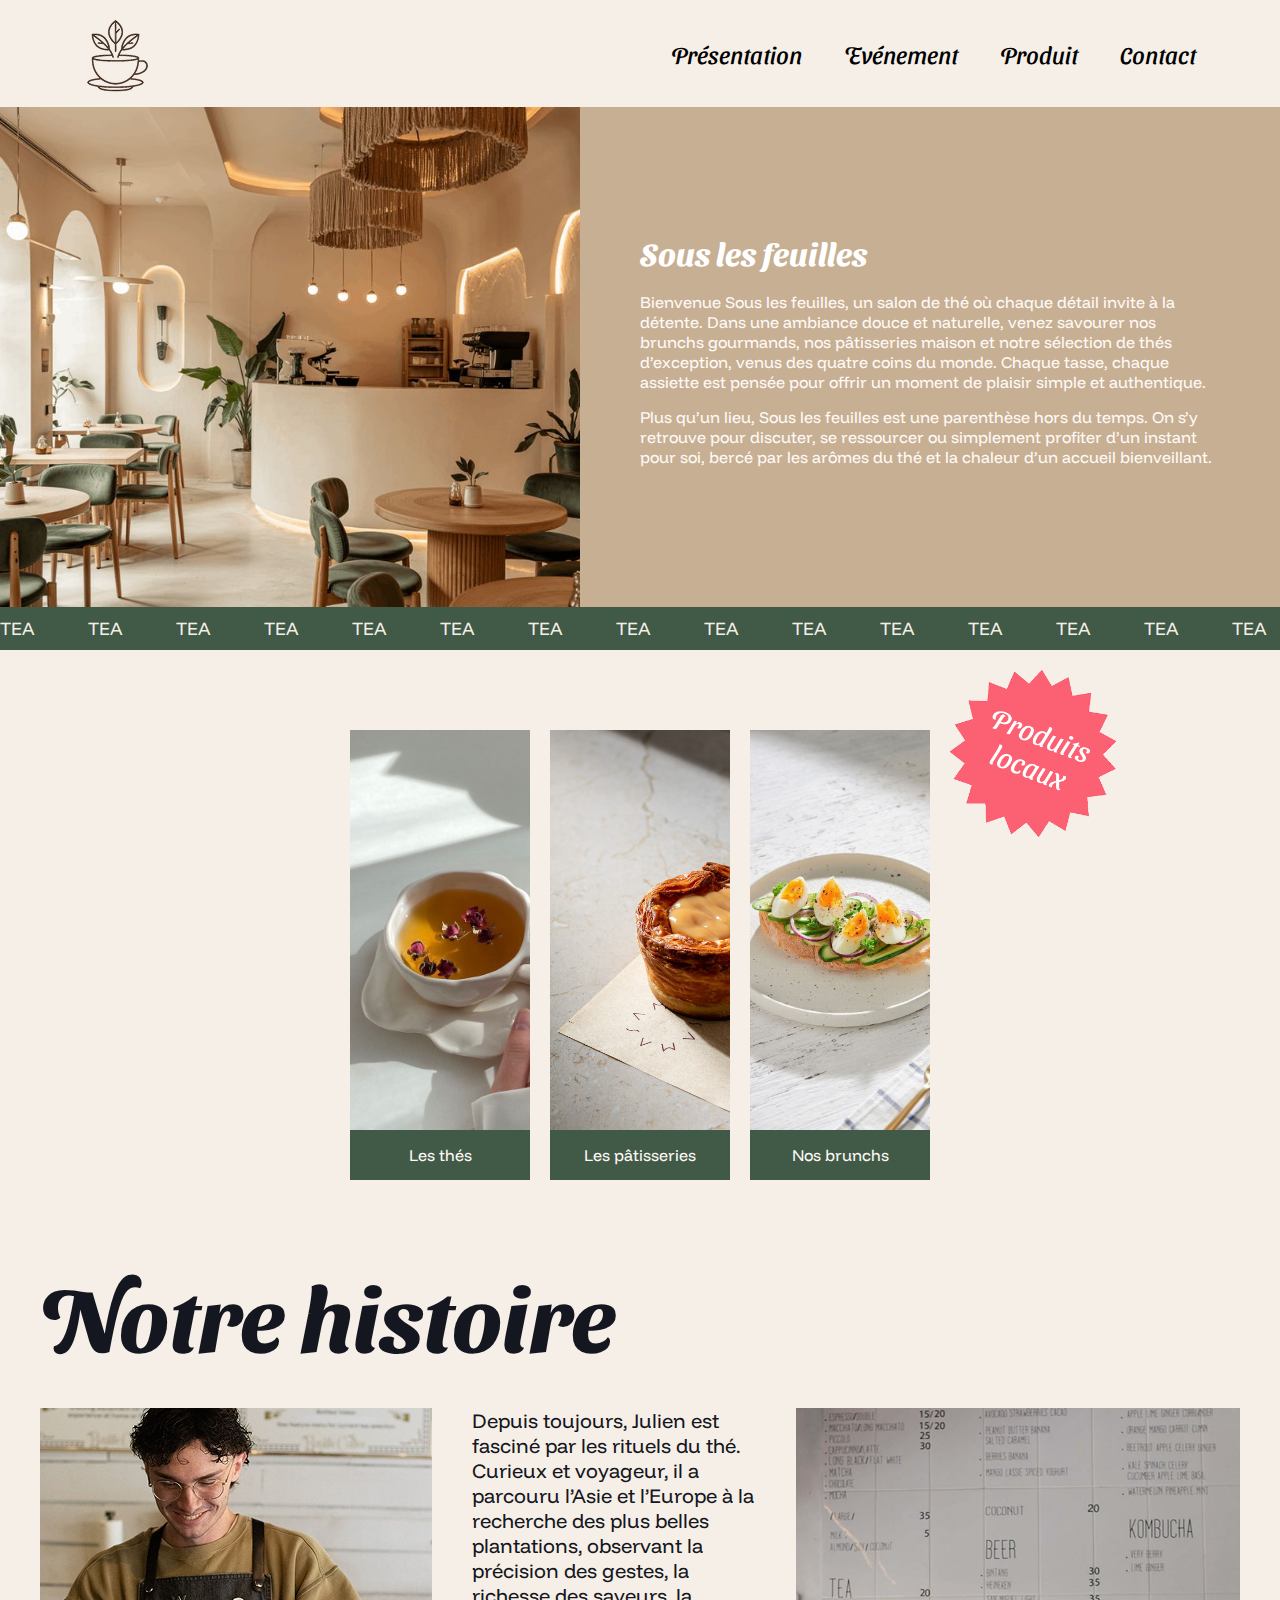
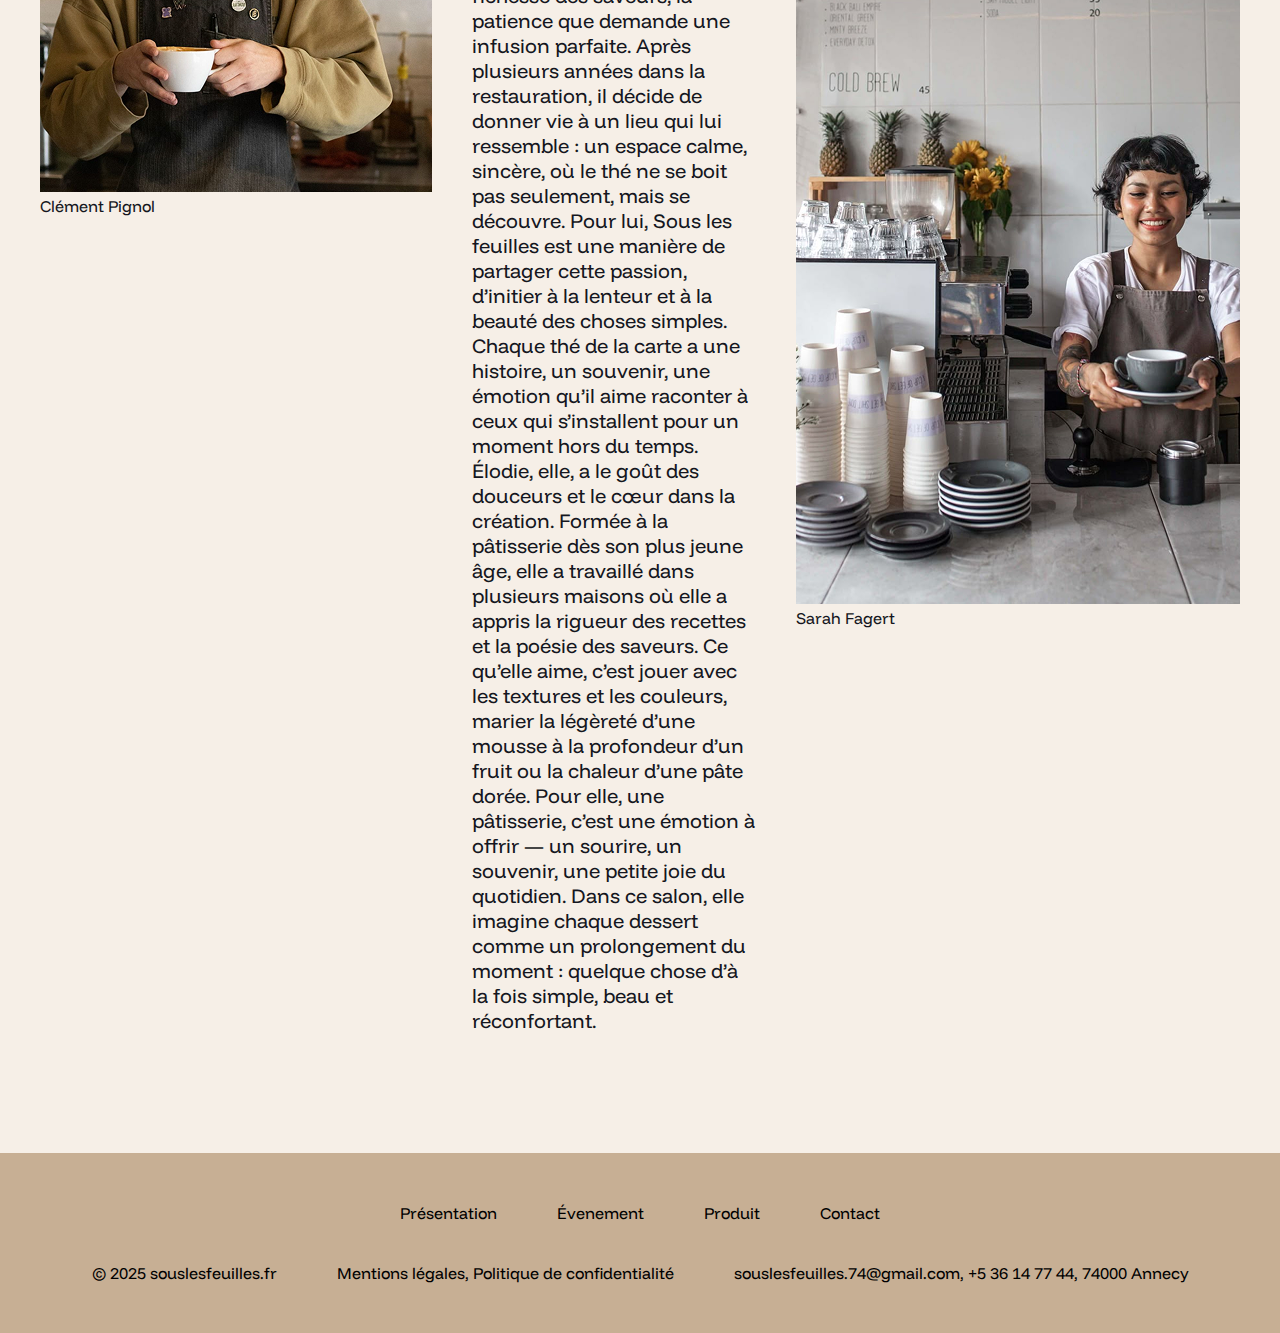
<file: accueil.html>
<!DOCTYPE html>
<html lang="fr">
<head>
  <meta charset="UTF-8">
  <meta name="viewport" content="width=device-width, initial-scale=1.0">
  <title>Sous les feuilles</title>

  <link href="https://fonts.googleapis.com/css2?family=Sansita+Swashed:wght@600&family=Funnel+Display&display=swap" rel="stylesheet">
  <link href="https://fonts.googleapis.com/css2?family=Sansita+Swashed:wght@600&family=Funnel+Display&display=swap" rel="stylesheet">

  <link rel="stylesheet" href="accueil.css">
</head>

<body>

  <header>
    <img src="processed_image (5) 2.png" alt="logo" class="logo">
    <ul class="liste-header">
      <li><a href="">Présentation</a></li>
      <li><a href="">Evénement</a></li>
      <li><a href="">Produit</a></li>
      <li><a href="">Contact</a></li>
    </ul>
  </header>

  <section class="presentation">
    <img src="d8e53de1fbe738031a2e4fbb54998a05.jpg" alt="Salon de thé">
    <div class="presentation-text">
      <h2>Sous les feuilles</h2>
      <p>Bienvenue Sous les feuilles, un salon de thé où chaque détail invite à la détente. Dans une ambiance douce et naturelle, venez savourer nos brunchs gourmands, nos pâtisseries maison et notre sélection de thés d’exception, venus des quatre coins du monde. Chaque tasse, chaque assiette est pensée pour offrir un moment de plaisir simple et authentique.</p>
      <p>Plus qu’un lieu, Sous les feuilles est une parenthèse hors du temps. On s’y retrouve pour discuter, se ressourcer ou simplement profiter d’un instant pour soi, bercé par les arômes du thé et la chaleur d’un accueil bienveillant.</p>
    </div>
  </section>

  <section class="banderole">
    <section class="texte-defilant">
      <span>TEA </span>
      <span>TEA </span>
      <span>TEA </span>
      <span>TEA </span>
      <span>TEA </span>
      <span>TEA </span>
      <span>TEA </span>
      <span>TEA </span>
      <span>TEA </span>
      <span>TEA </span>
      <span>TEA </span>
      <span>TEA </span>
      <span>TEA </span>
      <span>TEA </span>
      <span>TEA </span>
      <span>TEA </span>
      <span>TEA </span>
      <span>TEA </span>
      <span>TEA </span>
      <span>TEA </span>
      <span>TEA </span>
      <span>TEA </span>
      <span>TEA </span>
      <span>TEA </span>
      <span>TEA </span>
      <span>TEA </span>
      <span>TEA </span>
      <span>TEA </span>
      <span>TEA </span>
      <span>TEA </span>
      <span>TEA </span>
      <span>TEA </span>
    </section>
  </section>

  <section>
    <img class="absolue" src="Group 1.png" alt="">
  </section>

  <section class="produits">
    <div class="produit">
      <img src="TEA.jpg" alt="Thé">
      <div class="texte">
        <p>Les thés</p>
      </div>
    </div>

    <div class="produit">
      <img src="Patisserie.jpg" alt="Pâtisserie">
      <div class="texte">
        <p>Les pâtisseries</p>
      </div>
    </div>

    <div class="produit">
      <img src="Breakfast.jpg" alt="Assiette brunch">
      <div class="texte">
        <p>Nos brunchs</p>
      </div>
    </div>
  </section>

  <section class="histoire">
    <h2>Notre histoire</h2>
  </section>

  <section class="g1">
    <section class="p1">
      <div>
        <img src="créateur.png" alt="créateur du café">
        <p>Clément Pignol </p>
      </div>
    </section>

    <section class="p2">
      <p>
        Depuis toujours, Julien est fasciné par les rituels du thé. Curieux et voyageur, il a parcouru l’Asie et l’Europe à la recherche des plus belles plantations, observant la précision des gestes, la richesse des saveurs, la patience que demande une infusion parfaite. Après plusieurs années dans la restauration, il décide de donner vie à un lieu qui lui ressemble : un espace calme, sincère, où le thé ne se boit pas seulement, mais se découvre. Pour lui, Sous les feuilles est une manière de partager cette passion, d’initier à la lenteur et à la beauté des choses simples. Chaque thé de la carte a une histoire, un souvenir, une émotion qu’il aime raconter à ceux qui s’installent pour un moment hors du temps.
      </p>
      <p>
        Élodie, elle, a le goût des douceurs et le cœur dans la création. Formée à la pâtisserie dès son plus jeune âge, elle a travaillé dans plusieurs maisons où elle a appris la rigueur des recettes et la poésie des saveurs. Ce qu’elle aime, c’est jouer avec les textures et les couleurs, marier la légèreté d’une mousse à la profondeur d’un fruit ou la chaleur d’une pâte dorée. Pour elle, une pâtisserie, c’est une émotion à offrir — un sourire, un souvenir, une petite joie du quotidien. Dans ce salon, elle imagine chaque dessert comme un prolongement du moment : quelque chose d’à la fois simple, beau et réconfortant.
      </p>
    </section>

    <section class="p3">
      <img src="créatrice.png" alt="créatrice du café">
      Sarah Fagert
    </section>
  </section>
  <footer>
          <section class="navfooter">
              <ul>
                  <li>
                       <a href="">Présentation</a>
                   </li>
                   <li>
                       <a href="">Évenement</a>
                   </li>
                   <li>
                       <a href="">Produit</a>
                   </li>
                   <li>
                       <a href="">Contact</a>
                   </li>
               </ul>
            </section>
            <section class="navfooter">
                <ul>
                    <li>
                        <a href="">© 2025 souslesfeuilles.fr</a>
                    </li>
                    <li>
                        <a href="">Mentions légales, Politique de confidentialité</a>
                    </li>
                    <li>
                        <a href="">souslesfeuilles.74@gmail.com, +5 36 14 77 44, 74000 Annecy</a>
                    </li>
       
                </ul>
            </section>
    </footer>
</body>
</html>
</file>
<file: accueil.css>
body {
  margin: 0;
  font-family: "Funnel Display", sans-serif;
  background-color: #F6EFE7;
  color: #141620;
}

* {
  margin: 0;
  padding: 0;
}

header {
  display: flex;
  align-items: center;
  justify-content: space-between;
  background-color: #F6EFE7;
}
header img {
  height: 40px;
}

.logo {
  width: 107px;
  height: 107px;
  margin-left: 62px;
}

a {
  text-decoration: none;
  color: black;
}

.liste-header {
  list-style: none;
  display: flex;
  justify-content: flex-end;
  gap: 42px;
  margin-right: 84px;
  font-family: "Sansita Swashed", system-ui;
  font-size: 24px;
}

a:hover {
  text-decoration: underline;
}

nav a {
  text-decoration: none;
  color: #141620;
  font-weight: bold;
  margin-left: 25px;
  font-size: 16px;
  transition: color 0.3s ease;
}

.presentation {
  display: flex;
  align-items: stretch;
  height: 500px;
}
.presentation img {
  width: 50%;
  -o-object-fit: cover;
     object-fit: cover;
}
.presentation .presentation-text {
  width: 50%;
  background-color: #C7AF94;
  padding: 60px;
  display: flex;
  flex-direction: column;
  justify-content: center;
}
.presentation .presentation-text h2 {
  font-family: "Sansita Swashed", cursive;
  font-size: 32px;
  color: white;
  margin-bottom: 20px;
}
.presentation .presentation-text p {
  font-family: "Funnel Display";
  margin-bottom: 15px;
  color: #fffaf5;
}

.produits {
  display: flex;
  justify-content: center;
  gap: 20px;
  margin-top: 80px;
}
.produits .produit {
  width: 180px;
  display: flex;
  flex-direction: column;
  border-radius: 0;
}
.produits .produit img {
  -o-object-fit: cover;
     object-fit: cover;
  width: 100%;
  height: 400px;
  -o-object-position: center left;
     object-position: center left;
}
.produits .produit .texte {
  width: 100%;
  padding: 15px;
  background-color: #415947;
  color: #fffaf5;
  text-align: center;
  box-sizing: border-box;
}

.histoire h2 {
  font-family: "Sansita Swashed", system-ui;
  font-size: 90px;
  margin-top: 80px;
  padding-left: 40px;
}

.g1 {
  display: flex;
  padding: 40px;
  gap: 40px;
}
.g1 .p1 {
  display: flex;
  flex-direction: column;
  justify-content: space-between;
  margin-bottom: 20px;
}
.g1 .p2 {
  display: flex;
  flex-direction: column;
  justify-content: space-between;
  margin-bottom: 20px;
  font-size: 20px;
}

.classp1 {
  font-size: 20px;
}

.absolue {
  position: absolute;
  margin-left: 950px;
  width: 13%;
  margin-top: 20px;
}

.banderole {
  width: 100%;
  overflow: hidden;
  background-color: #415947;
  padding: 10px 0;
  position: relative;
  white-space: nowrap;
  color: #F6EFE7;
}

.texte-defilant {
  display: inline-block;
  animation: defilement-infini 20s linear infinite;
}

.texte-defilant span {
  display: inline-block;
  padding-right: 50px;
  font-size: 18px;
}

@keyframes defilement-infini {
  from {
    transform: translateX(0);
  }
  to {
    transform: translateX(-50%);
  }
}
.banderole:hover .texte-defilant {
  animation-play-state: paused;
}

footer {
  display: flex;
  flex-direction: column;
  align-items: center;
  background-color: #c7af94;
  padding-bottom: 30px;
  padding-top: 30px;
  margin-top: 60px;
}

.logofooter {
  margin: 20px;
}

.navfooter ul {
  display: flex;
  flex-direction: row;
  gap: 60px;
  margin: 20px;
}

.navfooter li {
  list-style-type: none;
}

.navfooter a {
  text-decoration: none;
}

@media screen and (max-width: 768px) {
  body {
    font-size: 16px;
  }
  header {
    flex-direction: column;
    align-items: center;
    padding: 10px 0;
  }
  header .logo {
    margin: 0 auto 10px auto;
    width: 80px;
    height: 80px;
  }
  header .liste-header {
    flex-wrap: wrap;
    justify-content: center;
    gap: 20px;
    margin: 0;
    font-size: 18px;
  }
  .presentation {
    display: block;
    width: 100%;
    height: auto;
  }
  .presentation img {
    width: 100%;
    height: auto;
    -o-object-fit: cover;
       object-fit: cover;
  }
  .presentation .presentation-text {
    width: 100%;
    padding: 30px;
    box-sizing: border-box;
    text-align: justify;
    display: block;
  }
  .presentation .presentation-text h2 {
    font-size: 28px;
    text-align: center;
  }
  .presentation .presentation-text p {
    font-size: 16px;
    margin-bottom: 15px;
    text-align: justify;
  }
  .produits {
    flex-direction: column;
    align-items: center;
    gap: 30px;
    margin-top: 60px;
  }
  .produits .produit {
    width: 80%;
    max-width: 350px;
    display: flex;
    flex-direction: column;
  }
  .produits .produit img {
    height: 300px;
    -o-object-fit: cover;
       object-fit: cover;
    width: 100%;
    -o-object-position: center;
       object-position: center;
  }
  .produits .produit .texte {
    font-size: 18px;
    padding: 12px;
    text-align: center;
    width: 100%;
  }
  .histoire h2 {
    font-size: 60px;
    text-align: center;
    padding-left: 0;
  }
  .g1 {
    flex-direction: column;
    align-items: center;
    padding: 20px;
  }
  .g1 .p1,
  .g1 .p2,
  .g1 .p3 {
    width: 100%;
    text-align: center;
    margin-bottom: 30px;
    display: flex;
    flex-direction: column;
    align-items: center;
  }
  .g1 .p1 div p {
    text-align: center;
    margin-top: 10px;
  }
  .g1 .p2 {
    font-size: 18px;
    line-height: 1.5;
  }
  .g1 img {
    width: 70%;
    height: auto;
    margin: 0 auto 15px auto;
  }
  .g1 p {
    text-align: justify;
    width: 90%;
  }
  .banderole {
    padding: 6px 0;
  }
  .banderole .texte-defilant span {
    font-size: 14px;
    padding-right: 30px;
  }
  .absolue {
    display: none;
  }
  footer {
    display: flex;
    flex-direction: column;
    align-items: center;
    background-color: #c7af94;
    padding-top: 20px;
    padding-bottom: 20px;
    margin-top: 60px;
    text-align: center;
  }
  .logofooter {
    margin: 10px 0;
    width: 80px;
    height: auto;
  }
  .navfooter ul {
    display: flex;
    flex-direction: column;
    gap: 15px;
    margin: 10px 0;
    padding: 0;
  }
  .navfooter li {
    list-style-type: none;
  }
  .navfooter a {
    text-decoration: none;
    font-size: 16px;
    color: #141620;
  }
}/*# sourceMappingURL=accueil.css.map */
</file>
